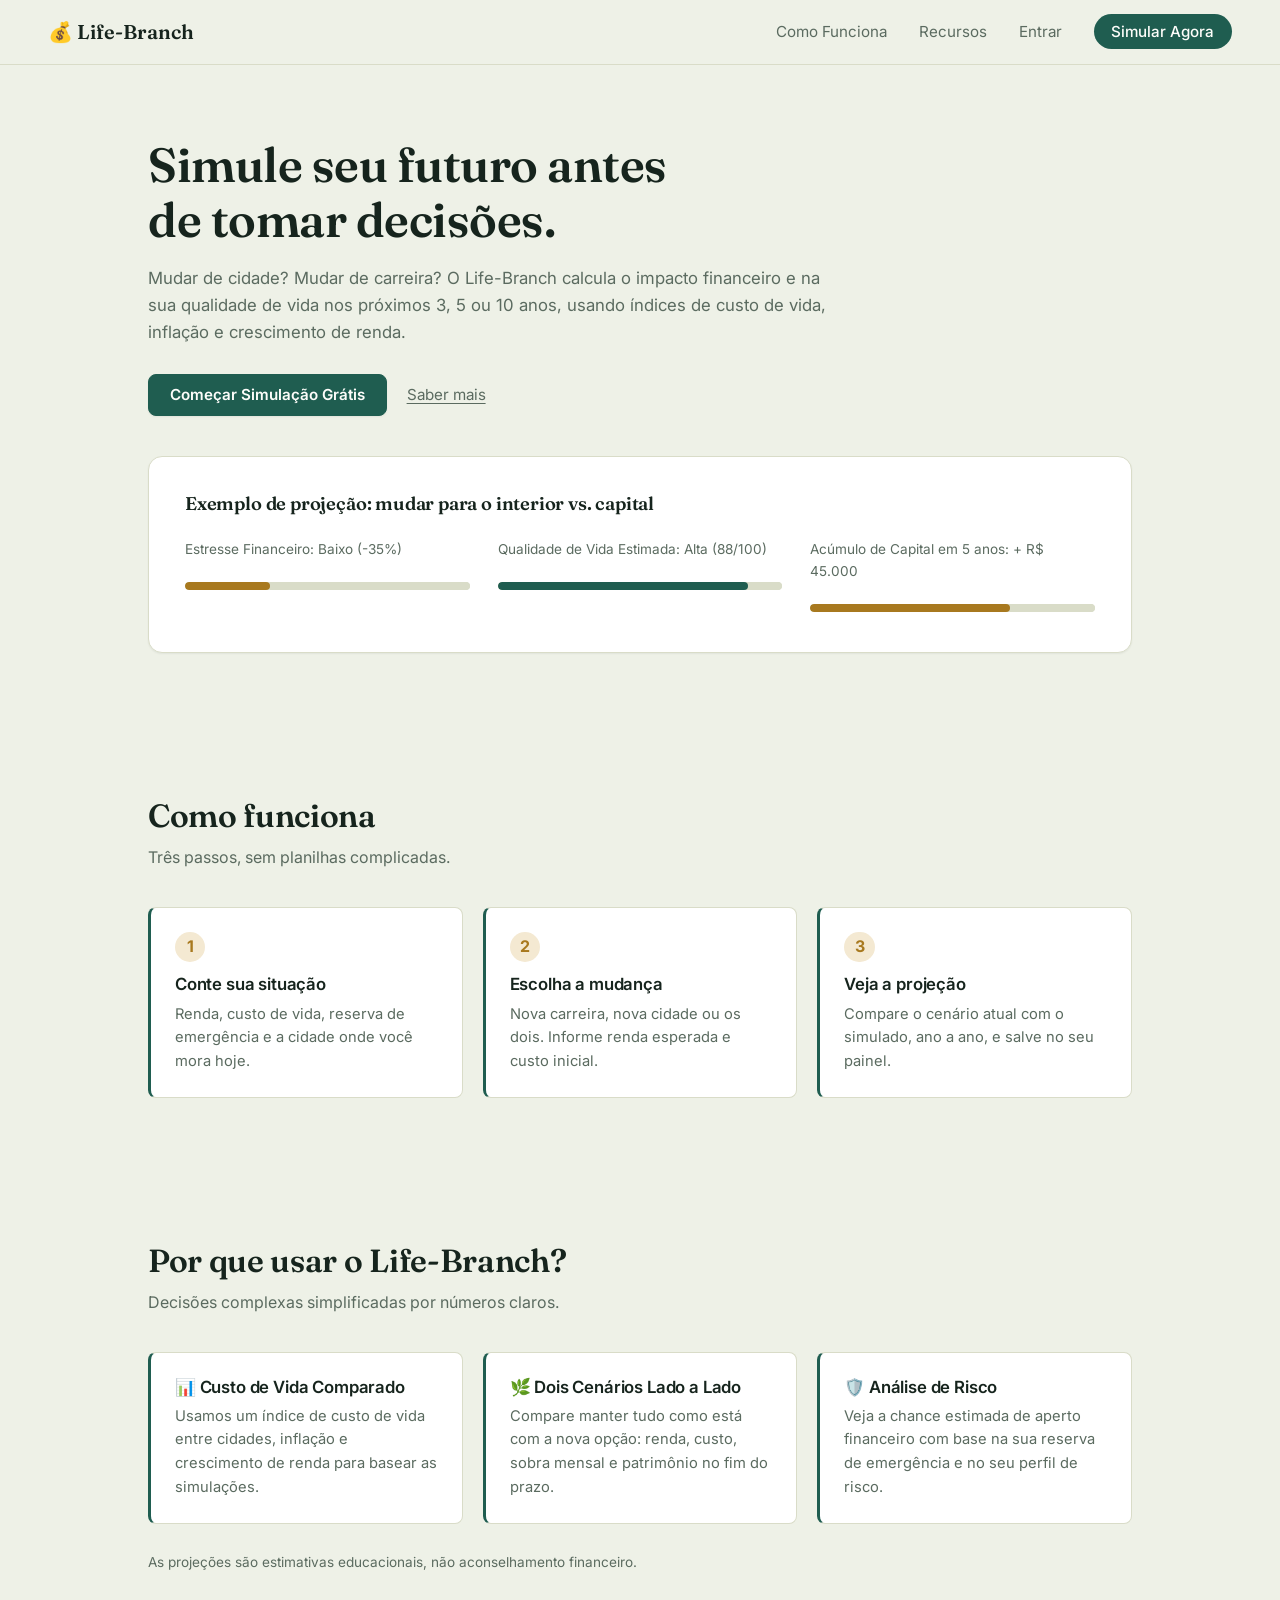
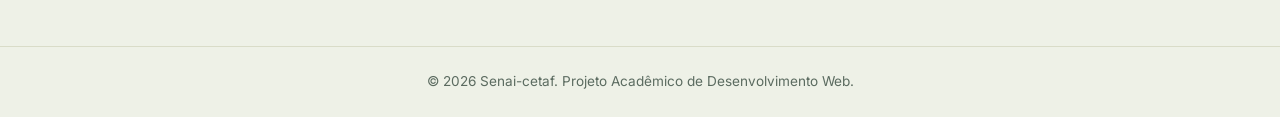
<file: index.html>
<!DOCTYPE html>
<html lang="pt-BR">
<head>
  <meta charset="UTF-8">
  <meta name="viewport" content="width=device-width, initial-scale=1.0">
  <title>Life-Branch | Simulador de Decisões de Vida</title>
  <link rel="stylesheet" href="base.css">
  <link rel="stylesheet" href="index.css">
</head>
<body>
  <header id="topo"></header>

  <main>
    <section id="hero">
      <h1>Simule seu futuro antes de tomar decisões.</h1>
      <p>Mudar de cidade? Mudar de carreira? O Life-Branch calcula o impacto financeiro e na sua qualidade de vida nos próximos 3, 5 ou 10 anos, usando índices de custo de vida, inflação e crescimento de renda.</p>

      <div class="hero-acoes">
        <a class="btn" href="formulario_da_simulaçao.html">Começar Simulação Grátis</a>
        <a class="saiba-mais" href="formulario_da_simulaçao.html">Saber mais</a>
      </div>

      <article>
        <h3>Exemplo de projeção: mudar para o interior vs. capital</h3>
        <div>
          <label for="estresse">Estresse Financeiro: Baixo (-35%)</label>
          <progress id="estresse" class="gold" value="30" max="100">30%</progress>
        </div>
        <div>
          <label for="qualidade">Qualidade de Vida Estimada: Alta (88/100)</label>
          <progress id="qualidade" class="forest" value="88" max="100">88%</progress>
        </div>
        <div>
          <label for="capital">Acúmulo de Capital em 5 anos: + R$ 45.000</label>
          <progress id="capital" class="gold" value="70" max="100">70%</progress>
        </div>
      </article>
    </section>

    <section id="funcionalidades">
      <h2>Como funciona</h2>
      <p class="sub">Três passos, sem planilhas complicadas.</p>
      <ol class="passos">
        <li><span>1</span><h3>Conte sua situação</h3><p>Renda, custo de vida, reserva de emergência e a cidade onde você mora hoje.</p></li>
        <li><span>2</span><h3>Escolha a mudança</h3><p>Nova carreira, nova cidade ou os dois. Informe renda esperada e custo inicial.</p></li>
        <li><span>3</span><h3>Veja a projeção</h3><p>Compare o cenário atual com o simulado, ano a ano, e salve no seu painel.</p></li>
      </ol>
    </section>

    <section id="recursos">
      <h2>Por que usar o Life-Branch?</h2>
      <p class="sub">Decisões complexas simplificadas por números claros.</p>
      <ul class="cards">
        <li>
          <h3>📊 Custo de Vida Comparado</h3>
          <p>Usamos um índice de custo de vida entre cidades, inflação e crescimento de renda para basear as simulações.</p>
        </li>
        <li>
          <h3>🌿 Dois Cenários Lado a Lado</h3>
          <p>Compare manter tudo como está com a nova opção: renda, custo, sobra mensal e patrimônio no fim do prazo.</p>
        </li>
        <li>
          <h3>🛡️ Análise de Risco</h3>
          <p>Veja a chance estimada de aperto financeiro com base na sua reserva de emergência e no seu perfil de risco.</p>
        </li>
      </ul>
      <p class="aviso">As projeções são estimativas educacionais, não aconselhamento financeiro.</p>
    </section>
  </main>

  <footer id="rodape"></footer>

  <script src="app.js"></script>
</body>
</html>
</file>
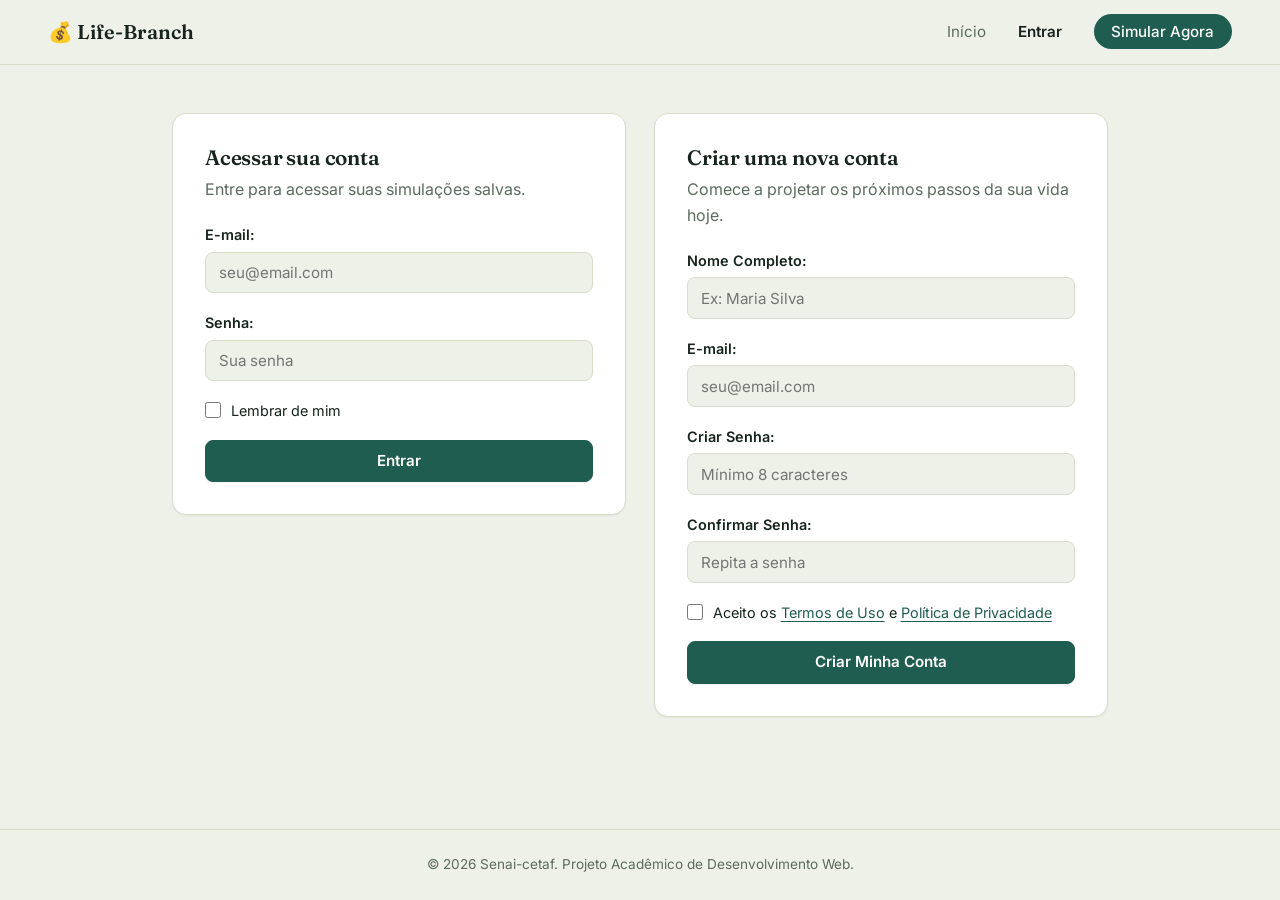
<file: login.html>
<!DOCTYPE html>
<html lang="pt-BR">
<head>
  <meta charset="UTF-8">
  <meta name="viewport" content="width=device-width, initial-scale=1.0">
  <title>Life-Branch | Entrar ou Cadastrar-se</title>
  <link rel="stylesheet" href="base.css">
  <link rel="stylesheet" href="login.css">
</head>
<body>
  <header id="topo"></header>

  <main class="pagina">
    <p id="aviso-login" class="aviso-faixa" role="status" hidden>Faça login para acessar essa página.</p>

    <div class="duas-colunas">
      <section id="login" class="card">
        <h2>Acessar sua conta</h2>
        <p class="muted">Entre para acessar suas simulações salvas.</p>
        <form id="form-login" novalidate>
          <div class="campo">
            <label for="login-email">E-mail:</label>
            <input type="email" id="login-email" name="email" placeholder="seu@email.com" autocomplete="email" required>
          </div>
          <div class="campo">
            <label for="login-senha">Senha:</label>
            <input type="password" id="login-senha" name="senha" placeholder="Sua senha" autocomplete="current-password" required>
          </div>
          <div class="campo campo-inline">
            <input type="checkbox" id="lembrar" name="lembrar">
            <label for="lembrar">Lembrar de mim</label>
          </div>
          <p class="erro" id="erro-login" role="alert" hidden></p>
          <button class="btn btn-block" type="submit">Entrar</button>
        </form>
      </section>

      <section id="cadastro" class="card">
        <h2>Criar uma nova conta</h2>
        <p class="muted">Comece a projetar os próximos passos da sua vida hoje.</p>
        <form id="form-cadastro" novalidate>
          <div class="campo">
            <label for="cad-nome">Nome Completo:</label>
            <input type="text" id="cad-nome" name="nome" placeholder="Ex: Maria Silva" autocomplete="name" required>
          </div>
          <div class="campo">
            <label for="cad-email">E-mail:</label>
            <input type="email" id="cad-email" name="email" placeholder="seu@email.com" autocomplete="email" required>
          </div>
          <div class="campo">
            <label for="cad-senha">Criar Senha:</label>
            <input type="password" id="cad-senha" name="senha" placeholder="Mínimo 8 caracteres" minlength="8" autocomplete="new-password" required>
          </div>
          <div class="campo">
            <label for="cad-confirma-senha">Confirmar Senha:</label>
            <input type="password" id="cad-confirma-senha" name="confirma-senha" placeholder="Repita a senha" autocomplete="new-password" required>
          </div>
          <div class="campo campo-inline">
            <input type="checkbox" id="termos" name="termos" required>
            <label for="termos">Aceito os <button type="button" class="btn-link" data-abrir="dlg-termos">Termos de Uso</button> e <button type="button" class="btn-link" data-abrir="dlg-privacidade">Política de Privacidade</button></label>
          </div>
          <p class="erro" id="erro-cadastro" role="alert" hidden></p>
          <button class="btn btn-block" type="submit">Criar Minha Conta</button>
        </form>
      </section>
    </div>
  </main>

  <dialog id="dlg-termos">
    <h2>Termos de Uso</h2>
    <p>O Life-Branch é um projeto acadêmico de desenvolvimento web. As projeções são estimativas educacionais e não constituem aconselhamento financeiro, jurídico ou profissional.</p>
    <button type="button" class="btn btn-sm" data-fechar>Entendi</button>
  </dialog>

  <dialog id="dlg-privacidade">
    <h2>Política de Privacidade</h2>
    <p>Neste projeto, seus dados ficam salvos apenas no armazenamento local do seu navegador. Nada é enviado a servidores nem compartilhado com terceiros.</p>
    <button type="button" class="btn btn-sm" data-fechar>Entendi</button>
  </dialog>

  <footer id="rodape"></footer>

  <script src="app.js"></script>
  <script>
    (function () {
      // Já logado? vai direto ao painel
      if (LB.usuario()) { location.replace('visao_geral.html'); return; }

      var next = LB.paramURL('next');
      // só aceita destinos internos simples (ex.: visao_geral.html)
      var destino = next && /^[\w\-.]+\.html(\?[\w=&%.\-]*)?$/.test(next) ? next : 'visao_geral.html';
      if (next) document.getElementById('aviso-login').hidden = false;

      function mostrarErro(id, msg) {
        var p = document.getElementById(id);
        p.textContent = msg;
        p.hidden = !msg;
      }

      document.getElementById('form-login').addEventListener('submit', function (e) {
        e.preventDefault();
        var email = document.getElementById('login-email').value;
        var senha = document.getElementById('login-senha').value;
        if (!email.trim() || !senha) { mostrarErro('erro-login', 'Preencha e-mail e senha.'); return; }
        var r = LB.entrar(email, senha, document.getElementById('lembrar').checked);
        if (!r.ok) { mostrarErro('erro-login', r.msg); return; }
        location.href = destino;
      });

      document.getElementById('form-cadastro').addEventListener('submit', function (e) {
        e.preventDefault();
        var nome = document.getElementById('cad-nome').value.trim();
        var email = document.getElementById('cad-email').value.trim();
        var s1 = document.getElementById('cad-senha').value;
        var s2 = document.getElementById('cad-confirma-senha').value;
        if (!nome || !email) return mostrarErro('erro-cadastro', 'Preencha nome e e-mail.');
        if (!/^[^@\s]+@[^@\s]+\.[^@\s]+$/.test(email)) return mostrarErro('erro-cadastro', 'Informe um e-mail válido.');
        if (s1.length < 8) return mostrarErro('erro-cadastro', 'A senha precisa ter no mínimo 8 caracteres.');
        if (s1 !== s2) return mostrarErro('erro-cadastro', 'As senhas não coincidem.');
        if (!document.getElementById('termos').checked) return mostrarErro('erro-cadastro', 'Aceite os termos para continuar.');
        var r = LB.cadastrar(nome, email, s1);
        if (!r.ok) return mostrarErro('erro-cadastro', r.msg);
        location.href = destino;
      });

      document.addEventListener('click', function (e) {
        var ab = e.target.closest('[data-abrir]');
        if (ab) { document.getElementById(ab.dataset.abrir).showModal(); return; }
        if (e.target.closest('[data-fechar]')) e.target.closest('dialog').close();
      });
    })();
  </script>
</body>
</html>
</file>
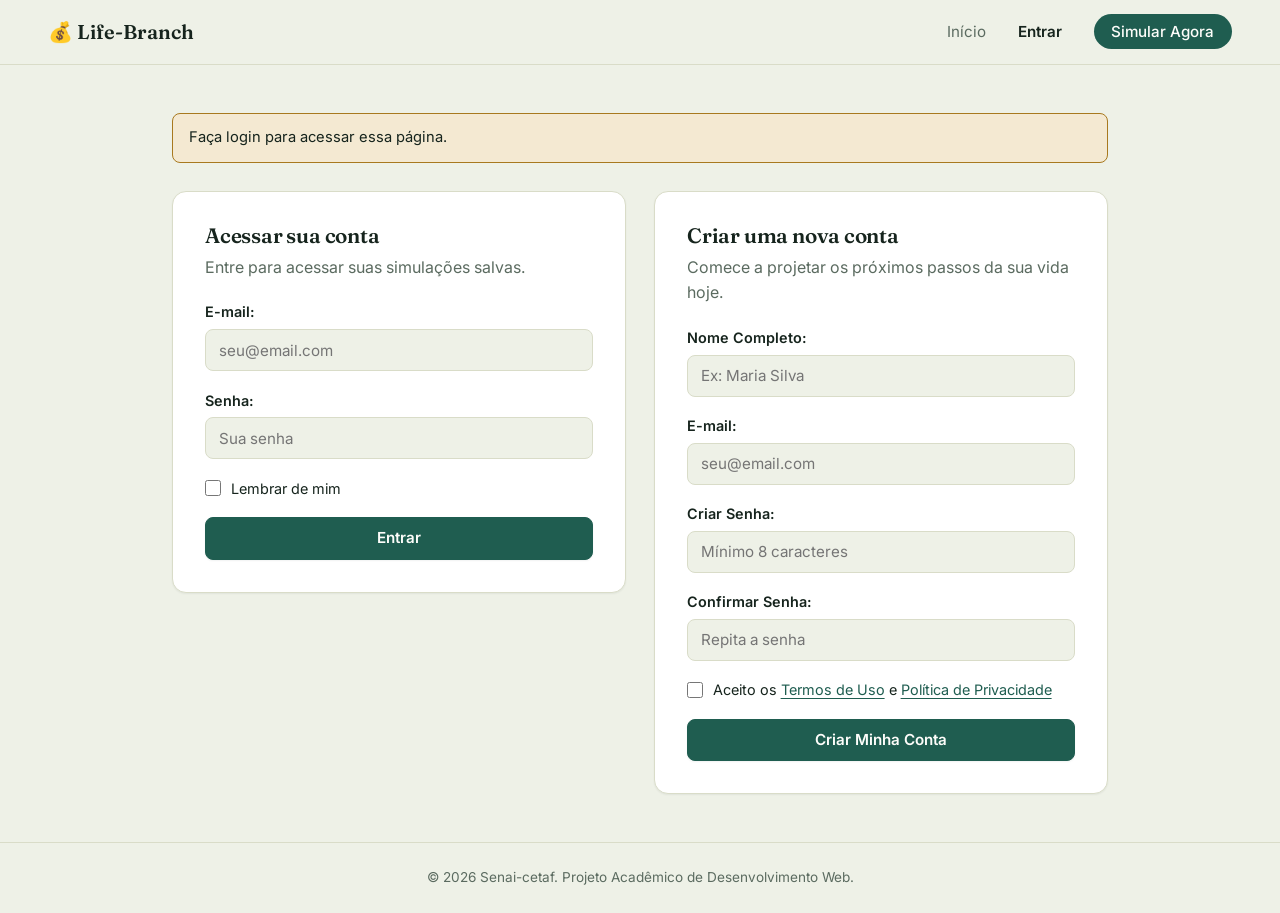
<file: perfil_usuario.html>
<!DOCTYPE html>
<html lang="pt-BR">
<head>
  <meta charset="UTF-8">
  <meta name="viewport" content="width=device-width, initial-scale=1.0">
  <title>Life-Branch | Configurações do Perfil</title>
  <link rel="stylesheet" href="base.css">
  <link rel="stylesheet" href="perfil_usuario.css">
</head>
<body>
  <header id="topo"></header>

  <div class="layout">
    <aside>
      <h2>⚙️ Configurações</h2>
      <nav aria-label="Seções do perfil">
        <ul>
          <li><a href="#dados-pessoais">👤 Dados Pessoais</a></li>
          <li><a href="#seguranca">🔒 Segurança e Senha</a></li>
          <li><a href="#preferencias">🎛️ Preferências da Simulação</a></li>
          <li><a href="#privacidade">🛡️ Privacidade e Dados</a></li>
          <li><a class="perigo" href="#zona-perigo">⚠️ Zona de Perigo</a></li>
        </ul>
      </nav>
    </aside>

    <main>
      <section id="resumo-perfil" class="card">
        <figure>
          <img id="foto-perfil" src="" alt="Foto de perfil" width="120" height="120">
          <figcaption>
            <button class="btn btn-outline btn-sm" type="button" id="btn-foto">📷 Alterar foto</button>
            <input type="file" id="arquivo-foto" accept="image/*" hidden>
          </figcaption>
        </figure>
        <div>
          <h1 id="perfil-nome"></h1>
          <p>Membro desde: <time id="perfil-desde"></time></p>
          <p>Tipo de plano: <strong>Acadêmico (Gratuito)</strong></p>
        </div>
      </section>

      <section id="dados-pessoais" class="card">
        <h2>👤 Dados Pessoais</h2>
        <form id="form-dados" novalidate>
          <fieldset>
            <legend>Informações cadastrais</legend>
            <div class="campo">
              <label for="nome-completo">Nome completo:</label>
              <input type="text" id="nome-completo" name="nome" required>
            </div>
            <div class="campo">
              <label for="email-usuario">E-mail:</label>
              <input type="email" id="email-usuario" name="email" disabled>
              <small>O e-mail é usado para login e não pode ser alterado aqui.</small>
            </div>
            <div class="campo">
              <label for="data-nascimento">Data de nascimento:</label>
              <input type="date" id="data-nascimento" name="data-nascimento">
            </div>
            <div class="campo">
              <label for="cidade-base">Cidade base atual:</label>
              <input type="text" id="cidade-base" name="cidade-base" placeholder="Ex: São Paulo - SP">
            </div>
            <p class="erro" id="erro-dados" role="alert" hidden></p>
            <button class="btn" type="submit">💾 Salvar alterações pessoais</button>
          </fieldset>
        </form>
      </section>

      <section id="seguranca" class="card">
        <h2>🔒 Segurança da Conta</h2>
        <form id="form-senha" novalidate>
          <fieldset>
            <legend>Alterar senha</legend>
            <div class="campo">
              <label for="senha-atual">Senha atual:</label>
              <input type="password" id="senha-atual" name="senha-atual" autocomplete="current-password" required>
            </div>
            <div class="campo">
              <label for="nova-senha">Nova senha:</label>
              <input type="password" id="nova-senha" name="nova-senha" minlength="8" autocomplete="new-password" required>
            </div>
            <div class="campo">
              <label for="confirma-nova-senha">Confirmar nova senha:</label>
              <input type="password" id="confirma-nova-senha" name="confirma-nova-senha" autocomplete="new-password" required>
            </div>
            <p class="erro" id="erro-senha" role="alert" hidden></p>
            <button class="btn" type="submit">🔑 Atualizar senha</button>
          </fieldset>
        </form>
      </section>

      <section id="preferencias" class="card">
        <h2>🎛️ Preferências do Algoritmo</h2>
        <form id="form-prefs">
          <fieldset>
            <legend>Parâmetros padrão de cálculo</legend>
            <div class="campo">
              <label for="sensibilidade-risco">Sensibilidade ao risco econômico:</label>
              <div class="slider">
                <span>Conservador</span>
                <input type="range" id="sensibilidade-risco" name="sensibilidade-risco" min="1" max="5" value="3">
                <span>Arrojado</span>
              </div>
            </div>
            <div class="campo">
              <label for="moeda">Moeda padrão das projeções:</label>
              <select id="moeda" name="moeda">
                <option value="BRL">BRL (R$) - Real Brasileiro</option>
                <option value="USD">USD ($) - Dólar Americano</option>
                <option value="EUR">EUR (€) - Euro</option>
              </select>
              <small>Conversão com câmbio de referência fixo, apenas ilustrativo.</small>
            </div>
            <div class="campo campo-inline">
              <input type="checkbox" id="notif-email" name="notif-email">
              <label for="notif-email">Receber alertas de atualização de dados de inflação por e-mail</label>
            </div>
            <button class="btn" type="submit">⚙️ Salvar preferências</button>
          </fieldset>
        </form>
      </section>

      <section id="privacidade" class="card">
        <h2>🛡️ Privacidade e Termos de Uso</h2>
        <details>
          <summary><strong>Como seus dados são utilizados pelo algoritmo?</strong></summary>
          <p>Seus dados de renda e patrimônio são utilizados exclusivamente para gerar as projeções, no seu próprio navegador. Não vendemos suas informações para terceiros nem usamos seus dados financeiros para anúncios personalizados.</p>
        </details>
        <details>
          <summary><strong>Exportação de dados (LGPD)</strong></summary>
          <p>Você pode baixar uma cópia em formato JSON de todas as simulações e históricos salvos em sua conta a qualquer momento.</p>
          <button class="btn btn-outline btn-sm" type="button" id="btn-exportar">📥 Baixar meus dados (.JSON)</button>
        </details>
      </section>

      <section id="zona-perigo" class="card">
        <h2>⚠️ Zona de Perigo</h2>
        <article>
          <h3>Excluir conta permanentemente</h3>
          <p>Esta ação apagará todo o seu histórico de simulações, relatórios salvos e dados pessoais. <strong>Ela não pode ser desfeita.</strong></p>
          <button class="btn btn-danger" type="button" id="btn-excluir-conta">🗑️ Excluir minha conta permanentemente</button>
        </article>
      </section>
    </main>
  </div>

  <footer id="rodape"></footer>

  <script src="app.js"></script>
  <script>
    (function () {
      if (!LB.exigirLogin()) return;
      var $ = function (id) { return document.getElementById(id); };
      var u = LB.usuario();
      var FOTO_PADRAO = "data:image/svg+xml,%3Csvg xmlns='http://www.w3.org/2000/svg' viewBox='0 0 120 120'%3E%3Crect width='120' height='120' fill='%23dbeafe'/%3E%3Ccircle cx='60' cy='46' r='22' fill='%231f5d50'/%3E%3Cpath d='M16 120c0-26 20-42 44-42s44 16 44 42z' fill='%231f5d50'/%3E%3C/svg%3E";

      function msg(id, texto) { var p = $(id); p.textContent = texto || ''; p.hidden = !texto; }

      function desenharResumo() {
        $('perfil-nome').textContent = u.nome;
        $('foto-perfil').src = u.foto || FOTO_PADRAO;
        $('foto-perfil').alt = 'Foto de perfil de ' + u.nome;
        var d = new Date(u.criadoEm);
        $('perfil-desde').dateTime = u.criadoEm.slice(0, 10);
        $('perfil-desde').textContent = d.toLocaleDateString('pt-BR', { day: 'numeric', month: 'long', year: 'numeric' });
      }

      function preencher() {
        $('nome-completo').value = u.nome;
        $('email-usuario').value = u.email;
        $('data-nascimento').value = u.nascimento || '';
        $('cidade-base').value = u.cidade || '';
        $('sensibilidade-risco').value = u.prefs.risco;
        $('moeda').value = u.prefs.moeda;
        $('notif-email').checked = !!u.prefs.alertas;
        desenharResumo();
      }
      preencher();

      // Dados pessoais
      $('form-dados').addEventListener('submit', function (e) {
        e.preventDefault();
        var nome = $('nome-completo').value.trim();
        if (!nome) return msg('erro-dados', 'O nome não pode ficar vazio.');
        msg('erro-dados', '');
        u.nome = nome;
        u.nascimento = $('data-nascimento').value;
        u.cidade = $('cidade-base').value.trim();
        LB.salvarUsuario(u);
        desenharResumo();
        LB.aviso('Dados pessoais salvos!');
      });

      // Senha
      $('form-senha').addEventListener('submit', function (e) {
        e.preventDefault();
        var atual = $('senha-atual').value, n1 = $('nova-senha').value, n2 = $('confirma-nova-senha').value;
        if (LB.hash(atual) !== u.senha) return msg('erro-senha', 'A senha atual está incorreta.');
        if (n1.length < 8) return msg('erro-senha', 'A nova senha precisa ter no mínimo 8 caracteres.');
        if (n1 !== n2) return msg('erro-senha', 'As senhas não coincidem.');
        msg('erro-senha', '');
        u.senha = LB.hash(n1);
        LB.salvarUsuario(u);
        $('form-senha').reset();
        LB.aviso('Senha atualizada!');
      });

      // Preferências
      $('form-prefs').addEventListener('submit', function (e) {
        e.preventDefault();
        u.prefs = {
          risco: Number($('sensibilidade-risco').value),
          moeda: $('moeda').value,
          alertas: $('notif-email').checked
        };
        LB.salvarUsuario(u);
        LB.aviso('Preferências salvas!');
      });

      // Foto (redimensionada para caber no armazenamento)
      $('btn-foto').addEventListener('click', function () { $('arquivo-foto').click(); });
      $('arquivo-foto').addEventListener('change', function () {
        var arq = this.files[0];
        if (!arq) return;
        if (!/^image\//.test(arq.type)) return LB.aviso('Escolha um arquivo de imagem.');
        var leitor = new FileReader();
        leitor.onload = function () {
          var img = new Image();
          img.onload = function () {
            var lado = 240, c = document.createElement('canvas');
            c.width = c.height = lado;
            var min = Math.min(img.width, img.height);
            c.getContext('2d').drawImage(img, (img.width - min) / 2, (img.height - min) / 2, min, min, 0, 0, lado, lado);
            u.foto = c.toDataURL('image/jpeg', 0.85);
            LB.salvarUsuario(u);
            desenharResumo();
            LB.aviso('Foto atualizada!');
          };
          img.src = leitor.result;
        };
        leitor.readAsDataURL(arq);
      });

      // Exportar dados (LGPD)
      $('btn-exportar').addEventListener('click', function () {
        var dados = {
          nome: u.nome, email: u.email, nascimento: u.nascimento, cidade: u.cidade,
          preferencias: u.prefs, membroDesde: u.criadoEm, simulacoes: LB.listaSims(u.email)
        };
        var a = document.createElement('a');
        a.href = URL.createObjectURL(new Blob([JSON.stringify(dados, null, 2)], { type: 'application/json' }));
        a.download = 'meus-dados-life-branch.json';
        document.body.appendChild(a);
        a.click();
        a.remove();
      });

      // Excluir conta
      $('btn-excluir-conta').addEventListener('click', function () {
        if (confirm('Tem certeza absoluta que deseja excluir sua conta? Esta ação não pode ser desfeita.')) {
          LB.excluirConta();
          location.href = 'index.html';
        }
      });
    })();
  </script>
</body>
</html>
</file>
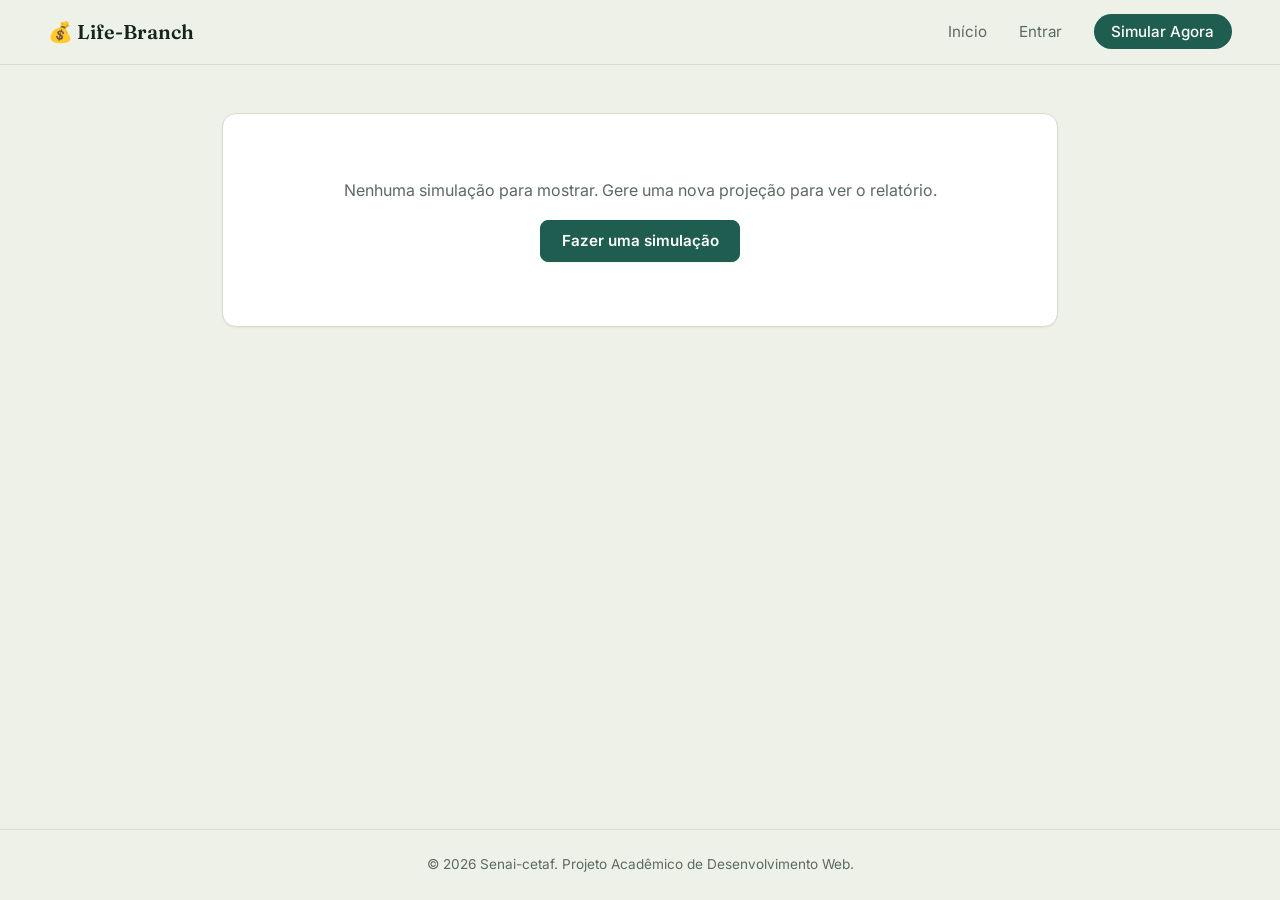
<file: tela_resultado.html>
<!DOCTYPE html>
<html lang="pt-BR">
<head>
  <meta charset="UTF-8">
  <meta name="viewport" content="width=device-width, initial-scale=1.0">
  <title>Life-Branch | Relatório de Simulação</title>
  <link rel="stylesheet" href="base.css">
  <link rel="stylesheet" href="tela_resultado.css">
</head>
<body>
  <header id="topo"></header>

  <main class="pagina">
    <section id="sem-dados" class="card" hidden>
      <div class="vazio">
        <p>Nenhuma simulação para mostrar. Gere uma nova projeção para ver o relatório.</p>
        <a class="btn" href="formulario_simulacao.html">Fazer uma simulação</a>
      </div>
    </section>

    <div id="relatorio" hidden>
      <section id="cabecalho-relatorio" class="card">
        <h1>Relatório Final de Projeção</h1>
        <p><strong>Projeto:</strong> <span id="r-nome"></span></p>
        <p><strong>Horizonte de tempo simulado:</strong> <span id="r-prazo"></span></p>
        <div class="acoes">
          <button class="btn btn-outline" type="button" id="btn-imprimir">🖨️ Imprimir / Exportar PDF</button>
          <button class="btn btn-outline" type="button" id="btn-salvar">💾 Salvar no Perfil</button>
          <a class="btn btn-outline" id="btn-ajustar" href="formulario_simulacao.html?editar=1">✏️ Ajustar Parâmetros</a>
        </div>
        <p id="msg-salvo" role="status" hidden>Simulação salva no seu perfil!</p>
      </section>

      <section id="indicadores" class="card">
        <h2>Indicadores principais (projeção para <span class="r-anos"></span> anos)</h2>
        <ul>
          <li>
            <h3>Estresse financeiro inicial</h3>
            <p><strong id="r-estresse-nivel"></strong> <span id="r-estresse-txt"></span></p>
            <label for="barra-estresse">Nível de risco:</label>
            <progress id="barra-estresse" class="gold" value="0" max="100"></progress>
          </li>
          <li>
            <h3>Qualidade de vida estimada</h3>
            <p><strong id="r-qv"></strong> <span id="r-qv-txt"></span></p>
            <label for="barra-qualidade">Índice de bem-estar:</label>
            <progress id="barra-qualidade" class="forest" value="0" max="100"></progress>
          </li>
          <li>
            <h3>Patrimônio acumulado estimado</h3>
            <p><strong id="r-patrimonio"></strong> ao final do ano <span class="r-anos"></span></p>
            <p class="muted" id="r-patrimonio-txt"></p>
          </li>
        </ul>
      </section>

      <section id="comparativo" class="card">
        <h2>Comparativo: cenário atual vs. cenário simulado</h2>
        <div class="tabela-wrap">
          <table>
            <thead>
              <tr>
                <th id="th-metrica"></th>
                <th>Cenário A: manter atual</th>
                <th>Cenário B: <span id="r-nome-b"></span></th>
                <th>Diferença real</th>
              </tr>
            </thead>
            <tbody id="tabela-comparativo"></tbody>
          </table>
        </div>
      </section>

      <section id="evolucao" class="card">
        <h2>Evolução do patrimônio ano a ano</h2>
        <div class="tabela-wrap">
          <table>
            <thead><tr><th>Ano</th><th>Cenário A</th><th>Cenário B</th><th>Diferença</th></tr></thead>
            <tbody id="tabela-evolucao"></tbody>
          </table>
        </div>
      </section>

      <section id="conclusao" class="card">
        <h2>Conclusão do algoritmo</h2>
        <article>
          <h3>💡 Diagnóstico do Life-Branch</h3>
          <p id="r-diagnostico"></p>
          <h4>Recomendações práticas</h4>
          <ol id="r-recomendacoes"></ol>
          <p class="nota" id="r-nota"></p>
        </article>
      </section>
    </div>
  </main>

  <footer id="rodape"></footer>

  <script src="app.js"></script>
  <script>
    (function () {
      var $ = function (id) { return document.getElementById(id); };
      var $$ = function (sel) { return document.querySelectorAll(sel); };
      var m = function (v) { return LB.dinheiro(v); };
      var sinal = function (v) { return (v >= 0 ? '+ ' : '- ') + m(Math.abs(v)); };

      // Carrega a simulação: por ?id= (salva no perfil) ou a última gerada
      var sim = null;
      var salvaNoPerfil = false;
      var id = LB.paramURL('id');
      var u = LB.usuario();
      if (id && u) {
        sim = LB.listaSims(u.email).filter(function (s) { return s.id === id; })[0] || null;
        salvaNoPerfil = !!sim;
      }
      if (!sim) {
        sim = LB.ultimaSim();
        if (sim && u) salvaNoPerfil = LB.listaSims(u.email).some(function (s) { return s.id === sim.id; });
      }

      if (!sim) { $('sem-dados').hidden = false; return; }
      $('relatorio').hidden = false;

      var r = sim.resultado, i = sim.inputs;
      var carreira = i.tipo === 'carreira' || i.tipo === 'ambos';
      var nomeB = i.tipo === 'carreira' ? 'nova carreira'
        : i.tipo === 'cidade' ? 'nova cidade (' + i.cidadeDestino + ')'
        : 'nova cidade + carreira';

      $('r-nome').textContent = sim.nome;
      $('r-prazo').textContent = r.anos + ' anos';
      $$('.r-anos').forEach(function (e) { e.textContent = r.anos; });
      $('r-nome-b').textContent = nomeB;
      $('th-metrica').textContent = 'Métrica de vida (Ano ' + r.anos + ')';

      // Indicadores
      $('r-estresse-nivel').textContent = 'Nível: ' + r.nivelEstresse;
      $('r-estresse-txt').textContent = '(' + r.estresse + '% de chance de aperto nos primeiros 6 meses)';
      $('barra-estresse').value = r.estresse;
      $('r-qv').textContent = 'Pontuação: ' + r.B.qualidade + ' / 100';
      $('r-qv-txt').textContent = '(' + (r.deltaQualidade >= 0 ? '+' : '') + r.deltaQualidade + '% em comparação ao cenário atual)';
      $('barra-qualidade').value = r.B.qualidade;
      $('r-patrimonio').textContent = m(r.B.patrimonio);
      $('r-patrimonio-txt').textContent = 'Cenário atual: ' + m(r.A.patrimonio) + ' (diferença de ' + sinal(r.B.patrimonio - r.A.patrimonio) + ').';

      // Comparativo
      var linhas = [
        ['Renda mensal média', m(r.A.renda), m(r.B.renda), sinal(r.B.renda - r.A.renda) + '/mês', true],
        ['Custo de vida ajustado', m(r.A.custo), m(r.B.custo), sinal(r.B.custo - r.A.custo) + '/mês', false],
        ['Sobra mensal estimada', m(r.A.sobra), m(r.B.sobra), sinal(r.B.sobra - r.A.sobra) + '/mês', true],
        ['Reserva de segurança restante', m(r.A.reserva), m(r.B.reserva) + ' (após custos)', sinal(r.B.reserva - r.A.reserva) + ' (no Ano 1)', false]
      ];
      $('tabela-comparativo').innerHTML = linhas.map(function (l) {
        return '<tr><td><strong>' + l[0] + '</strong></td><td>' + l[1] + '</td><td>' + l[2] + '</td><td>' +
          (l[4] ? '<strong>' + l[3] + '</strong>' : l[3]) + '</td></tr>';
      }).join('');

      $('tabela-evolucao').innerHTML = r.porAno.map(function (a) {
        return '<tr><td>Ano ' + a.ano + '</td><td>' + m(a.A) + '</td><td>' + m(a.B) + '</td><td>' + sinal(a.B - a.A) + '</td></tr>';
      }).join('');

      // Diagnóstico dinâmico
      var difPat = r.B.patrimonio - r.A.patrimonio;
      var diag;
      if (difPat > 0 && r.payback) {
        diag = 'O cenário simulado apresenta <strong>bom custo de oportunidade a longo prazo</strong>: ao final de ' + r.anos +
          ' anos o patrimônio estimado é ' + m(Math.abs(difPat)) + ' maior que mantendo a situação atual. ' +
          (i.custoTransicao > 0
            ? 'O custo inicial de ' + m(i.custoTransicao) + ' é recuperado ' + (r.payback <= 1 ? 'já no primeiro mês' : 'no mês ' + r.payback) + ' do novo cenário.'
            : 'Como não há custo inicial informado, o ganho começa logo no primeiro mês.');
      } else if (difPat > 0) {
        diag = 'O patrimônio final do cenário simulado é maior (' + m(Math.abs(difPat)) + ' de diferença), mas o custo inicial só se paga depois do horizonte escolhido. Vale simular um prazo maior.';
      } else {
        diag = 'Nas condições informadas, <strong>o cenário simulado não supera a situação atual</strong>: o patrimônio final fica ' +
          m(Math.abs(difPat)) + ' abaixo. Revise renda esperada, custos de transição ou a cidade de destino.';
      }
      if (r.B.reserva < 0) {
        diag += ' Atenção: o custo inicial é maior que a sua reserva atual, o que exigiria crédito ou ajuda externa.';
      }
      $('r-diagnostico').innerHTML = diag;

      var rec = [];
      rec.push(r.mesesReserva < 4
        ? 'Sua reserva após os custos cobriria cerca de ' + r.mesesReserva.toFixed(1).replace('.', ',') + ' meses de custo de vida. Tente chegar a pelo menos 4 meses antes de dar o passo' + (carreira ? ' (e antes de pedir demissão)' : '') + '.'
        : 'Sua reserva após os custos cobriria cerca de ' + r.mesesReserva.toFixed(1).replace('.', ',') + ' meses de custo de vida, acima do mínimo recomendado de 4 meses. Mantenha esse colchão.');
      if (r.mudaCidade) {
        rec.push(r.fator < 1
          ? 'O custo de vida estimado em ' + i.cidadeDestino + ' é cerca de ' + Math.round((1 - r.fator) * 100) + '% menor que onde você mora hoje.'
          : r.fator > 1
            ? 'O custo de vida estimado em ' + i.cidadeDestino + ' é cerca de ' + Math.round((r.fator - 1) * 100) + '% maior; confirme se a renda esperada compensa.'
            : 'O custo de vida estimado nas duas cidades é semelhante.');
      }
      if (carreira) rec.push('Reduza o risco da transição buscando renda complementar ou um período de teste antes de se desligar do emprego atual.');
      if (r.payback === null && i.custoTransicao > 0) rec.push('Negocie ou parcele os custos iniciais para encurtar o prazo de retorno do investimento.');
      $('r-recomendacoes').innerHTML = rec.map(function (t) { return '<li>' + LB.esc(t) + '</li>'; }).join('');

      var nota = 'Estimativa educacional baseada em inflação de 4,5% ao ano e crescimento de renda por perfil de risco. Não é aconselhamento financeiro.';
      if (!r.cidadeConhecida) nota += ' Uma das cidades não está na tabela de custo de vida; foi usada uma média.';
      if (LB.usuario() && LB.usuario().prefs.moeda !== 'BRL') nota += ' Valores convertidos com câmbio de referência fixo.';
      $('r-nota').textContent = nota;

      // Botões
      $('btn-imprimir').addEventListener('click', function () { window.print(); });

      var btnSalvar = $('btn-salvar');
      function marcarSalvo() {
        btnSalvar.textContent = '✅ Salvo no Perfil';
        btnSalvar.disabled = true;
      }
      if (salvaNoPerfil) marcarSalvo();

      btnSalvar.addEventListener('click', function () {
        if (!LB.usuario()) {
          location.href = 'login.html?next=' + encodeURIComponent('tela_resultado.html');
          return;
        }
        sim.salvo = true;
        if (LB.salvarSim(sim)) {
          marcarSalvo();
          $('msg-salvo').hidden = false;
          LB.aviso('Simulação salva no seu perfil!');
        } else {
          LB.aviso('Não foi possível salvar (armazenamento do navegador indisponível).');
        }
      });

      // Ajustar parâmetros usa a simulação exibida como base
      $('btn-ajustar').addEventListener('click', function () { LB.guardarUltima(sim); });
    })();
  </script>
</body>
</html>
</file>
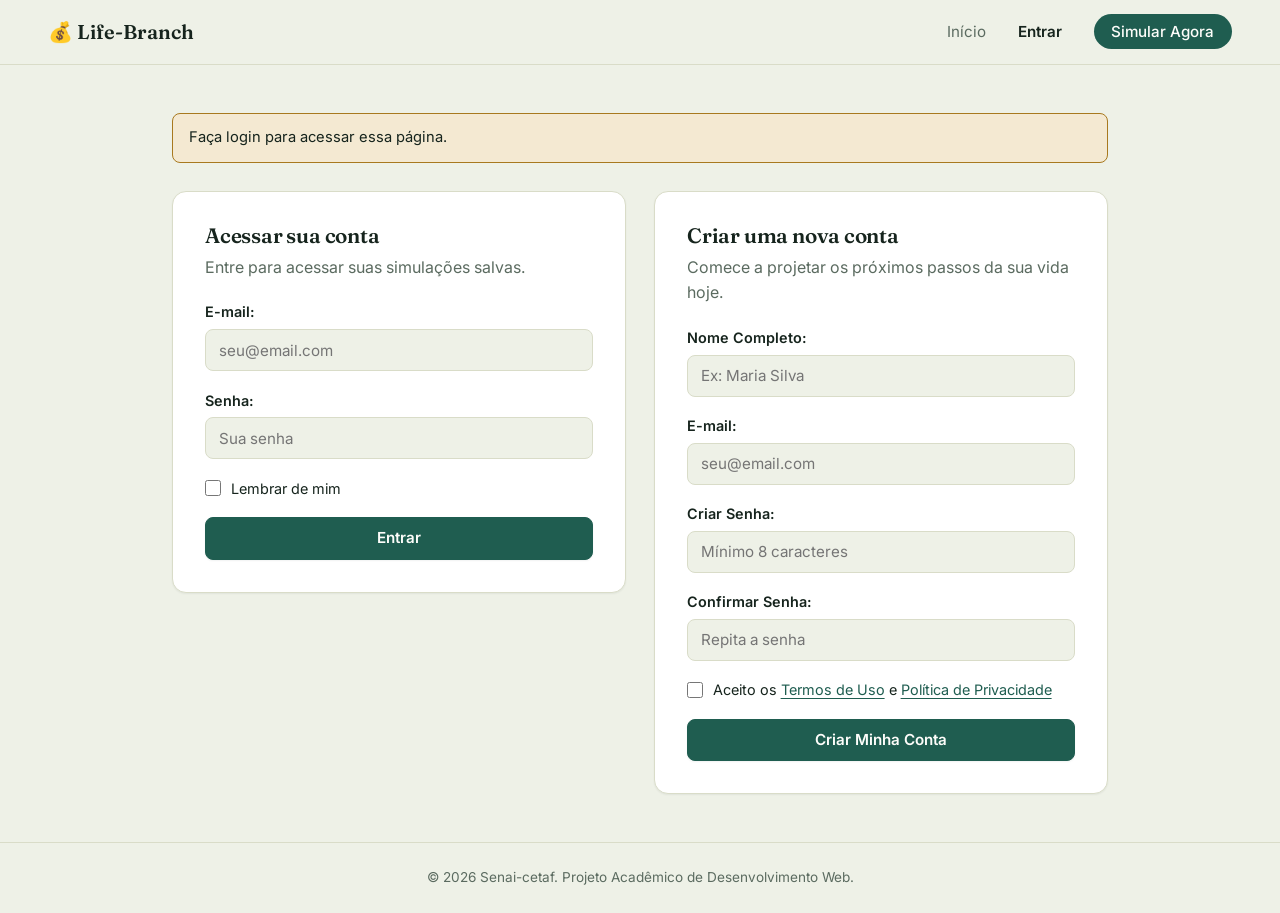
<file: visao_geral.html>
<!DOCTYPE html>
<html lang="pt-BR">
<head>
  <meta charset="UTF-8">
  <meta name="viewport" content="width=device-width, initial-scale=1.0">
  <title>Life-Branch | Meu Painel</title>
  <link rel="stylesheet" href="base.css">
  <link rel="stylesheet" href="visao.css">
</head>
<body>
  <header id="topo"></header>

  <main class="pagina">
    <section id="boas-vindas" class="card">
      <h1 id="saudacao">Olá! 👋</h1>
      <p>Bem-vindo(a) ao seu painel. Pronto para projetar um novo cenário de vida?</p>
      <a class="btn" href="formulario_da_simulaçao.html">➕ Criar Nova Simulação</a>
    </section>

    <section id="resumo" class="card">
      <h2>Resumo da sua Conta</h2>
      <ul>
        <li><strong>Simulações Salvas</strong><span id="total-simulacoes">0 projetos</span></li>
        <li><strong>Cenário Mais Recente</strong><span id="mais-recente">—</span></li>
        <li><strong>Plano Atual</strong><span>Gratuito (Acadêmico)</span></li>
      </ul>
    </section>

    <section id="simulacoes-salvas" class="card">
      <h2>Suas Simulações Salvas</h2>
      <div id="tabela-area"></div>
    </section>
  </main>

  <footer id="rodape"></footer>

  <script src="app.js"></script>
  <script>
    (function () {
      if (!LB.exigirLogin()) return;
      var u = LB.usuario();
      document.getElementById('saudacao').textContent = 'Olá, ' + u.nome.split(' ')[0] + '! 👋';

      function desenhar() {
        var lista = LB.listaSims(u.email).sort(function (a, b) { return a.criadoEm < b.criadoEm ? 1 : -1; });
        var n = lista.length;
        document.getElementById('total-simulacoes').textContent = n + (n === 1 ? ' projeto' : ' projetos');
        document.getElementById('mais-recente').textContent = n
          ? lista[0].nome + ' (criado em ' + LB.dataBR(lista[0].criadoEm) + ')' : 'Nenhum ainda';

        var area = document.getElementById('tabela-area');
        if (!n) {
          area.innerHTML = '<div class="vazio"><p>Você ainda não salvou nenhuma simulação.</p>' +
            '<a class="btn" href="formulario_simulacao.html">Fazer minha primeira simulação</a></div>';
          return;
        }
        var linhas = lista.map(function (s) {
          var i = s.inputs;
          var cenario = i.tipo === 'carreira' ? 'Carreira atual vs. nova carreira'
            : i.cidadeAtual + ' vs. ' + i.cidadeDestino;
          return '<tr>' +
            '<td><strong>' + LB.esc(s.nome) + '</strong></td>' +
            '<td>' + LB.dataBR(s.criadoEm) + '</td>' +
            '<td>' + LB.esc(cenario) + '</td>' +
            '<td>' + LB.esc(s.resultado.nivelEstresse) + '</td>' +
            '<td class="acoes-tabela">' +
              '<a class="btn btn-outline btn-sm" href="tela_resultado.html?id=' + encodeURIComponent(s.id) + '">Ver Relatório</a> ' +
              '<button class="btn btn-outline btn-sm btn-excluir" type="button" data-id="' + LB.esc(s.id) + '">Excluir</button>' +
            '</td></tr>';
        }).join('');
        area.innerHTML = '<div class="tabela-wrap"><table><thead><tr>' +
          '<th>Nome do Projeto</th><th>Data de Criação</th><th>Cenário Principal</th><th>Risco Estimado</th><th>Ações</th>' +
          '</tr></thead><tbody>' + linhas + '</tbody></table></div>';
      }

      document.getElementById('tabela-area').addEventListener('click', function (e) {
        var b = e.target.closest('.btn-excluir');
        if (!b) return;
        if (!confirm('Excluir esta simulação?')) return;
        LB.excluirSim(b.dataset.id);
        desenhar();
        LB.aviso('Simulação excluída.');
      });

      desenhar();
    })();
  </script>
</body>
</html>
</file>
<file: base.css>
/* ============================================
   Life-Branch — base.css (estilos compartilhados)
   Conceito: "livro-razão financeiro" — papel, tinta
   e uma trilha verde de crescimento; dourado só
   para valores em dinheiro.
   ============================================ */

   @import url('https://fonts.googleapis.com/css2?family=Fraunces:opsz,wght@9..144,500;9..144,600;9..144,700&family=Inter:wght@400;500;600;700&display=swap');

   :root {
     --paper: #eef1e7;
     --paper-raised: #ffffff;
     --ink: #16241d;
     --ink-muted: #5b6b60;
     --forest: #1f5d50;
     --forest-deep: #163f37;
     --gold: #a8791f;
     --gold-soft: #f4e9d2;
     --danger: #a83b2e;
     --success: #1f5d50;
     --warning: #a8791f;
     --border: #d9dcc8;
   
     --shadow-sm: 0 1px 2px 0 rgb(22 36 29 / 0.06);
     --shadow-md: 0 8px 20px -6px rgb(22 36 29 / 0.18);
   
     --font-display: 'Fraunces', Georgia, serif;
     --font-body: 'Inter', system-ui, -apple-system, 'Segoe UI', Roboto, sans-serif;
   
     --radius-sm: 8px;
     --radius-md: 14px;
     --content-width: 1080px;
     --transition: all 0.18s ease-in-out;
   }
   
   @media (prefers-color-scheme: dark) {
     :root {
       --paper: #101d17;
       --paper-raised: #17251e;
       --ink: #eaf2ec;
       --ink-muted: #93a89b;
       --forest: #4fa88f;
       --forest-deep: #3c8672;
       --gold: #e0b15c;
       --gold-soft: #2b2415;
       --danger: #e0766a;
       --success: #4fa88f;
       --warning: #e0b15c;
       --border: #2a3d33;
       --shadow-sm: 0 1px 2px 0 rgb(0 0 0 / 0.35);
       --shadow-md: 0 8px 24px -8px rgb(0 0 0 / 0.55);
     }
   }
   
   /* ---------- Reset ---------- */
   * { margin: 0; padding: 0; box-sizing: border-box; }
   
   html { scroll-behavior: smooth; }
   
   body {
     font-family: var(--font-body);
     background-color: var(--paper);
     color: var(--ink);
     line-height: 1.6;
     min-height: 100vh;
     display: flex;
     flex-direction: column;
   }
   
   hr { display: none; }
   img { max-width: 100%; }
   a { color: inherit; }
   h1, h2, h3 { font-family: var(--font-display); font-weight: 600; letter-spacing: -0.01em; line-height: 1.2; }
   section[id] { scroll-margin-top: 5rem; }
   
   /* ---------- Cabeçalho ---------- */
   .topo {
     position: sticky;
     top: 0;
     z-index: 10;
     display: flex;
     align-items: center;
     justify-content: space-between;
     flex-wrap: wrap;
     gap: 0.75rem 1.5rem;
     padding: 1rem clamp(1.25rem, 4vw, 3rem);
     background-color: var(--paper);
     border-bottom: 1px solid var(--border);
   }
   
   .topo .logo {
     font-family: var(--font-display);
     font-weight: 600;
     font-size: 1.25rem;
     text-decoration: none;
   }
   
   .topo nav ul {
     list-style: none;
     display: flex;
     align-items: center;
     flex-wrap: wrap;
     gap: clamp(0.75rem, 2.5vw, 2rem);
   }
   
   .topo nav a {
     text-decoration: none;
     font-size: 0.95rem;
     color: var(--ink-muted);
     transition: var(--transition);
   }
   
   .topo nav a:hover,
   .topo nav a:focus-visible,
   .topo nav a[aria-current="page"] { color: var(--ink); }
   
   .topo nav a[aria-current="page"] { font-weight: 600; }
   
   .topo nav a.nav-cta {
     color: #fdfdfa;
     background-color: var(--forest);
     padding: 0.5rem 1.1rem;
     border-radius: 999px;
     font-weight: 500;
   }
   
   .topo nav a.nav-cta:hover,
   .topo nav a.nav-cta:focus-visible { background-color: var(--forest-deep); color: #fdfdfa; }
   
   /* ---------- Layout ---------- */
   main { flex: 1; width: 100%; }
   
   main.pagina {
     max-width: 900px;
     margin: 0 auto;
     padding: clamp(1.5rem, 4vw, 3rem) clamp(1rem, 4vw, 2rem);
     display: flex;
     flex-direction: column;
     gap: 1.75rem;
   }
   
   .card {
     background-color: var(--paper-raised);
     border: 1px solid var(--border);
     border-radius: var(--radius-md);
     box-shadow: var(--shadow-sm);
     padding: clamp(1.25rem, 3vw, 2rem);
   }
   
   .card h1 { font-size: 1.7rem; }
   .card h2 { font-size: 1.3rem; margin-bottom: 1rem; }
   .muted { color: var(--ink-muted); }
   
   /* ---------- Botões ---------- */
   .btn {
     display: inline-flex;
     align-items: center;
     justify-content: center;
     gap: 0.4rem;
     font-family: var(--font-body);
     font-weight: 600;
     font-size: 0.95rem;
     line-height: 1.2;
     text-decoration: none;
     color: #fdfdfa;
     background-color: var(--forest);
     border: 1px solid var(--forest);
     padding: 0.7rem 1.3rem;
     border-radius: var(--radius-sm);
     cursor: pointer;
     box-shadow: var(--shadow-sm);
     transition: var(--transition);
   }
   
   .btn:hover,
   .btn:focus-visible { background-color: var(--forest-deep); border-color: var(--forest-deep); box-shadow: var(--shadow-md); }
   
   .btn-outline { background: transparent; color: var(--ink); border-color: var(--border); box-shadow: none; }
   .btn-outline:hover,
   .btn-outline:focus-visible { background: var(--gold-soft); color: var(--ink); border-color: var(--gold); box-shadow: none; }
   
   .btn-danger { background: var(--danger); border-color: var(--danger); color: #fff; }
   .btn-danger:hover,
   .btn-danger:focus-visible { background: #8a2f24; border-color: #8a2f24; }
   
   .btn-sm { font-size: 0.82rem; padding: 0.4rem 0.8rem; }
   .btn-block { width: 100%; }
   .btn[disabled] { opacity: 0.55; cursor: not-allowed; }
   
   .btn-link {
     background: none; border: none; padding: 0; font: inherit;
     color: var(--forest); text-decoration: underline; text-underline-offset: 3px; cursor: pointer;
   }
   
   /* ---------- Formulários ---------- */
   fieldset { border: 1px solid var(--border); border-radius: var(--radius-md); padding: 1.5rem; margin-bottom: 1.5rem; }
   legend { padding: 0 0.5rem; font-size: 0.95rem; color: var(--forest); }
   
   .campo { display: flex; flex-direction: column; gap: 0.35rem; margin-bottom: 1.1rem; }
   .campo label,
   .rotulo { font-size: 0.9rem; font-weight: 600; }
   
   input[type="text"], input[type="email"], input[type="password"],
   input[type="number"], input[type="date"], select {
     width: 100%;
     font-family: var(--font-body);
     font-size: 0.95rem;
     color: var(--ink);
     background-color: var(--paper);
     border: 1px solid var(--border);
     border-radius: var(--radius-sm);
     padding: 0.65rem 0.8rem;
     transition: var(--transition);
   }
   
   input:focus, select:focus { outline: 2px solid var(--forest); outline-offset: 1px; border-color: var(--forest); }
   input:disabled { opacity: 0.55; cursor: not-allowed; }
   input[type="checkbox"], input[type="radio"] { accent-color: var(--forest); width: 1rem; height: 1rem; }
   
   .campo-inline { flex-direction: row; align-items: center; gap: 0.6rem; }
   .campo-inline label { font-weight: 400; }
   .campo small { color: var(--ink-muted); font-size: 0.8rem; }
   .erro { color: var(--danger); font-size: 0.85rem; font-weight: 500; }
   .erro[hidden], [hidden] { display: none !important; }
   
   .grade { display: grid; grid-template-columns: repeat(auto-fit, minmax(250px, 1fr)); column-gap: 1.25rem; }
   
   /* ---------- Tabelas ---------- */
   .tabela-wrap { overflow-x: auto; border: 1px solid var(--border); border-radius: var(--radius-sm); }
   table { width: 100%; border-collapse: collapse; font-size: 0.9rem; }
   th, td { text-align: left; padding: 0.8rem 1rem; border-bottom: 1px solid var(--border); vertical-align: middle; }
   th { background: var(--gold-soft); font-size: 0.8rem; text-transform: uppercase; letter-spacing: 0.04em; color: var(--ink-muted); }
   tbody tr:last-child td { border-bottom: none; }
   
   /* ---------- Barras de progresso ---------- */
   progress {
     appearance: none; -webkit-appearance: none;
     width: 100%; height: 8px; border-radius: 999px; overflow: hidden;
     background-color: var(--border); border: none;
   }
   progress::-webkit-progress-bar { background-color: var(--border); border-radius: 999px; }
   progress::-webkit-progress-value { border-radius: 999px; transition: width 0.3s ease-in-out; background: var(--forest); }
   progress::-moz-progress-bar { border-radius: 999px; background: var(--forest); }
   progress.gold::-webkit-progress-value { background: var(--gold); }
   progress.gold::-moz-progress-bar { background: var(--gold); }
   progress.forest::-webkit-progress-value { background: var(--forest); }
   progress.forest::-moz-progress-bar { background: var(--forest); }
   
   /* ---------- Estado vazio e aviso (toast) ---------- */
   .vazio { text-align: center; padding: 2rem 1rem; color: var(--ink-muted); display: flex; flex-direction: column; align-items: center; gap: 1rem; }
   
   .toast {
     position: fixed; left: 50%; bottom: 1.5rem;
     transform: translate(-50%, 20px);
     background: var(--ink); color: var(--paper);
     padding: 0.75rem 1.25rem; border-radius: 999px;
     font-size: 0.9rem; box-shadow: var(--shadow-md);
     opacity: 0; pointer-events: none; transition: var(--transition); z-index: 50;
   }
   .toast.visivel { opacity: 1; transform: translate(-50%, 0); }
   
   dialog { margin: auto; max-width: min(520px, 92vw); padding: 1.75rem; border: 1px solid var(--border); border-radius: var(--radius-md); background: var(--paper-raised); color: var(--ink); }
   dialog::backdrop { background: rgb(0 0 0 / 0.45); }
   dialog h2 { font-size: 1.25rem; margin-bottom: 0.75rem; }
   dialog p { margin-bottom: 1rem; color: var(--ink-muted); font-size: 0.92rem; }
   
   /* ---------- Rodapé ---------- */
   footer { border-top: 1px solid var(--border); padding: 1.5rem clamp(1.25rem, 4vw, 3rem); text-align: center; }
   footer p { font-size: 0.85rem; color: var(--ink-muted); }
   
   /* ---------- Acessibilidade ---------- */
   :focus-visible { outline: 2px solid var(--forest); outline-offset: 2px; }
   @media (prefers-reduced-motion: reduce) { * { transition: none !important; scroll-behavior: auto !important; } }
</file>
<file: index.css>
/* index.css — página inicial */
main > section {
  max-width: var(--content-width);
  margin: 0 auto;
  padding: clamp(2.5rem, 6vw, 4.5rem) clamp(1.25rem, 4vw, 3rem);
}

#hero h1 {
  font-size: clamp(2rem, 4.2vw, 3rem);
  max-width: 18ch;
  line-height: 1.15;
}

#hero > p {
  margin-top: 1.1rem;
  max-width: 62ch;
  font-size: 1.05rem;
  color: var(--ink-muted);
}

.hero-acoes { display: flex; align-items: center; flex-wrap: wrap; gap: 1.25rem; margin-top: 1.75rem; }
.saiba-mais { font-size: 0.95rem; text-decoration: underline; text-underline-offset: 3px; color: var(--ink-muted); }
.saiba-mais:hover { color: var(--ink); }

#hero article {
  margin-top: 2.5rem;
  background-color: var(--paper-raised);
  border: 1px solid var(--border);
  border-radius: var(--radius-md);
  box-shadow: var(--shadow-sm);
  padding: clamp(1.5rem, 3vw, 2.25rem);
}

#hero article h3 { font-size: 1.15rem; margin-bottom: 1.5rem; }
#hero article > div { margin-bottom: 1.25rem; }
#hero article > div:last-child { margin-bottom: 0; }
#hero article label { display: block; font-size: 0.85rem; color: var(--ink-muted); margin-bottom: 0.5rem; }

@media (min-width: 640px) {
  #hero article { display: grid; grid-template-columns: repeat(3, 1fr); column-gap: 1.75rem; }
  #hero article h3 { grid-column: 1 / -1; }
  #hero article > div { margin-bottom: 0; }
}

#funcionalidades h2,
#recursos h2 { font-size: clamp(1.5rem, 3vw, 2rem); max-width: 22ch; }
.sub { margin-top: 0.6rem; color: var(--ink-muted); }

.passos, .cards {
  list-style: none;
  margin-top: 2.25rem;
  display: grid;
  grid-template-columns: 1fr;
  gap: 1.25rem;
}

@media (min-width: 768px) {
  .passos, .cards { grid-template-columns: repeat(3, 1fr); }
}

.passos li,
.cards li {
  background-color: var(--paper-raised);
  border: 1px solid var(--border);
  border-left: 3px solid var(--forest);
  border-radius: var(--radius-sm);
  padding: 1.5rem;
  transition: var(--transition);
}

.passos li:hover,
.cards li:hover { border-left-color: var(--gold); box-shadow: var(--shadow-sm); }

.passos li span {
  display: inline-flex; align-items: center; justify-content: center;
  width: 1.9rem; height: 1.9rem; border-radius: 50%;
  background: var(--gold-soft); color: var(--gold); font-weight: 700; margin-bottom: 0.75rem;
}

.passos h3, .cards h3 { font-family: var(--font-body); font-size: 1.05rem; font-weight: 600; margin-bottom: 0.5rem; }
.passos p, .cards p { font-size: 0.92rem; color: var(--ink-muted); }
.aviso { margin-top: 1.75rem; font-size: 0.85rem; color: var(--ink-muted); }
</file>
<file: login.css>
/* login.css */
main.pagina { max-width: 1000px; }

.duas-colunas { display: grid; grid-template-columns: 1fr; gap: 1.75rem; align-items: start; }
@media (min-width: 820px) { .duas-colunas { grid-template-columns: 1fr 1fr; } }

.card h2 { margin-bottom: 0.4rem; }
.card form { margin-top: 1.25rem; }
.card .erro { margin-bottom: 0.9rem; }

.aviso-faixa {
  background: var(--gold-soft);
  border: 1px solid var(--gold);
  color: var(--ink);
  padding: 0.75rem 1rem;
  border-radius: var(--radius-sm);
  font-size: 0.92rem;
}
</file>
<file: perfil_usuario.css>
/* perfil_usuario.css */
.layout {
    max-width: 1100px;
    width: 100%;
    margin: 2rem auto;
    padding: 0 1.5rem;
    flex: 1;
    display: grid;
    grid-template-columns: 260px 1fr;
    gap: 2rem;
    align-items: start;
  }
  .layout main { margin: 0; padding: 0; display: flex; flex-direction: column; gap: 1.75rem; min-width: 0; }
  
  @media (max-width: 768px) {
    .layout { grid-template-columns: 1fr; }
    aside { position: static !important; }
  }
  
  aside {
    background: var(--paper-raised);
    padding: 1.5rem;
    border-radius: var(--radius-md);
    border: 1px solid var(--border);
    box-shadow: var(--shadow-sm);
    position: sticky;
    top: 5.5rem;
  }
  aside h2 { font-size: 1.1rem; margin-bottom: 1rem; }
  aside ul { list-style: none; display: flex; flex-direction: column; gap: 0.25rem; }
  aside a {
    display: block; text-decoration: none; color: var(--ink-muted);
    font-size: 0.9rem; font-weight: 500; padding: 0.5rem 0.75rem;
    border-radius: 6px; transition: var(--transition);
  }
  aside a:hover { background: var(--gold-soft); color: var(--forest); }
  aside a.perigo { color: var(--danger); font-weight: 600; }
  
  #resumo-perfil {
    display: flex; align-items: center; gap: 1.5rem; flex-wrap: wrap;
    background: linear-gradient(135deg, var(--paper-raised), var(--gold-soft));
  }
  #resumo-perfil figure { display: flex; flex-direction: column; align-items: center; gap: 0.5rem; }
  #resumo-perfil img { border-radius: 50%; object-fit: cover; border: 3px solid var(--forest); }
  #resumo-perfil h1 { font-size: 1.5rem; }
  #resumo-perfil p { color: var(--ink-muted); font-size: 0.9rem; }
  
  .slider { display: flex; align-items: center; gap: 0.5rem; font-size: 0.85rem; color: var(--ink-muted); }
  .slider input { accent-color: var(--forest); flex: 1; }
  
  details { background: var(--paper); border: 1px solid var(--border); border-radius: var(--radius-sm); padding: 0.8rem 1rem; margin-bottom: 1rem; }
  summary { cursor: pointer; }
  details p { margin: 0.75rem 0; font-size: 0.9rem; color: var(--ink-muted); }
  
  #zona-perigo { border-color: var(--danger); }
  #zona-perigo h2 { color: var(--danger); }
  #zona-perigo article { display: flex; flex-direction: column; gap: 0.75rem; align-items: flex-start; }
  #zona-perigo h3 { font-family: var(--font-body); font-size: 1.05rem; }
</file>
<file: tela_resultado.css>
/* tela_resultado.css */
#relatorio { display: flex; flex-direction: column; gap: 1.75rem; }

#cabecalho-relatorio { display: flex; flex-direction: column; gap: 0.5rem; }
#cabecalho-relatorio h1 { font-size: 2rem; }
#cabecalho-relatorio p { color: var(--ink-muted); }
#msg-salvo { color: var(--success) !important; font-weight: 600; }
.acoes { display: flex; flex-wrap: wrap; gap: 0.75rem; margin: 1rem 0 0.5rem; }

#indicadores ul { list-style: none; display: grid; grid-template-columns: repeat(auto-fit, minmax(240px, 1fr)); gap: 1.25rem; }
#indicadores li {
  background: var(--paper);
  padding: 1.5rem;
  border-radius: var(--radius-sm);
  border: 1px solid var(--border);
  display: flex;
  flex-direction: column;
  gap: 0.5rem;
}
#indicadores h3 { font-family: var(--font-body); font-size: 1rem; color: var(--ink-muted); }
#indicadores label { font-size: 0.85rem; color: var(--ink-muted); margin-top: 0.5rem; }
#r-patrimonio { color: var(--gold); font-size: 1.3rem; }

#conclusao article {
  background: var(--paper);
  padding: 1.5rem;
  border-radius: var(--radius-sm);
  border-left: 4px solid var(--forest);
  display: flex;
  flex-direction: column;
  gap: 1rem;
}
#conclusao h3 { font-family: var(--font-body); font-size: 1.1rem; color: var(--forest); }
#conclusao h4 { font-size: 0.95rem; }
#conclusao ol { padding-left: 1.25rem; display: flex; flex-direction: column; gap: 0.5rem; }
.nota { font-size: 0.8rem; color: var(--ink-muted); }

@media print {
  body { background: #fff; color: #000; }
  .topo, footer, .acoes, #msg-salvo, .toast { display: none; }
  main.pagina { max-width: 100%; margin: 0; padding: 0; }
  .card { box-shadow: none; border: 1px solid #ccc; break-inside: avoid; background: #fff; }
}
</file>
<file: visao.css>
/* visao.css — painel */
#boas-vindas {
    background: linear-gradient(135deg, var(--paper-raised), var(--gold-soft));
    display: flex;
    flex-direction: column;
    gap: 1rem;
    align-items: flex-start;
  }
  #boas-vindas h1 { font-size: 2rem; }
  #boas-vindas p { color: var(--ink-muted); font-size: 1.05rem; }
  
  #resumo ul { list-style: none; display: grid; grid-template-columns: repeat(auto-fit, minmax(220px, 1fr)); gap: 1rem; }
  #resumo li {
    background: var(--paper);
    padding: 1.25rem;
    border-radius: var(--radius-sm);
    border: 1px solid var(--border);
    display: flex;
    flex-direction: column;
    gap: 0.25rem;
  }
  #resumo li strong { font-size: 0.85rem; color: var(--ink-muted); }
  
  .acoes-tabela { white-space: nowrap; }
  .btn-excluir { color: var(--danger); }
  .btn-excluir:hover, .btn-excluir:focus-visible { background: var(--danger); border-color: var(--danger); color: #fff; }
</file>
